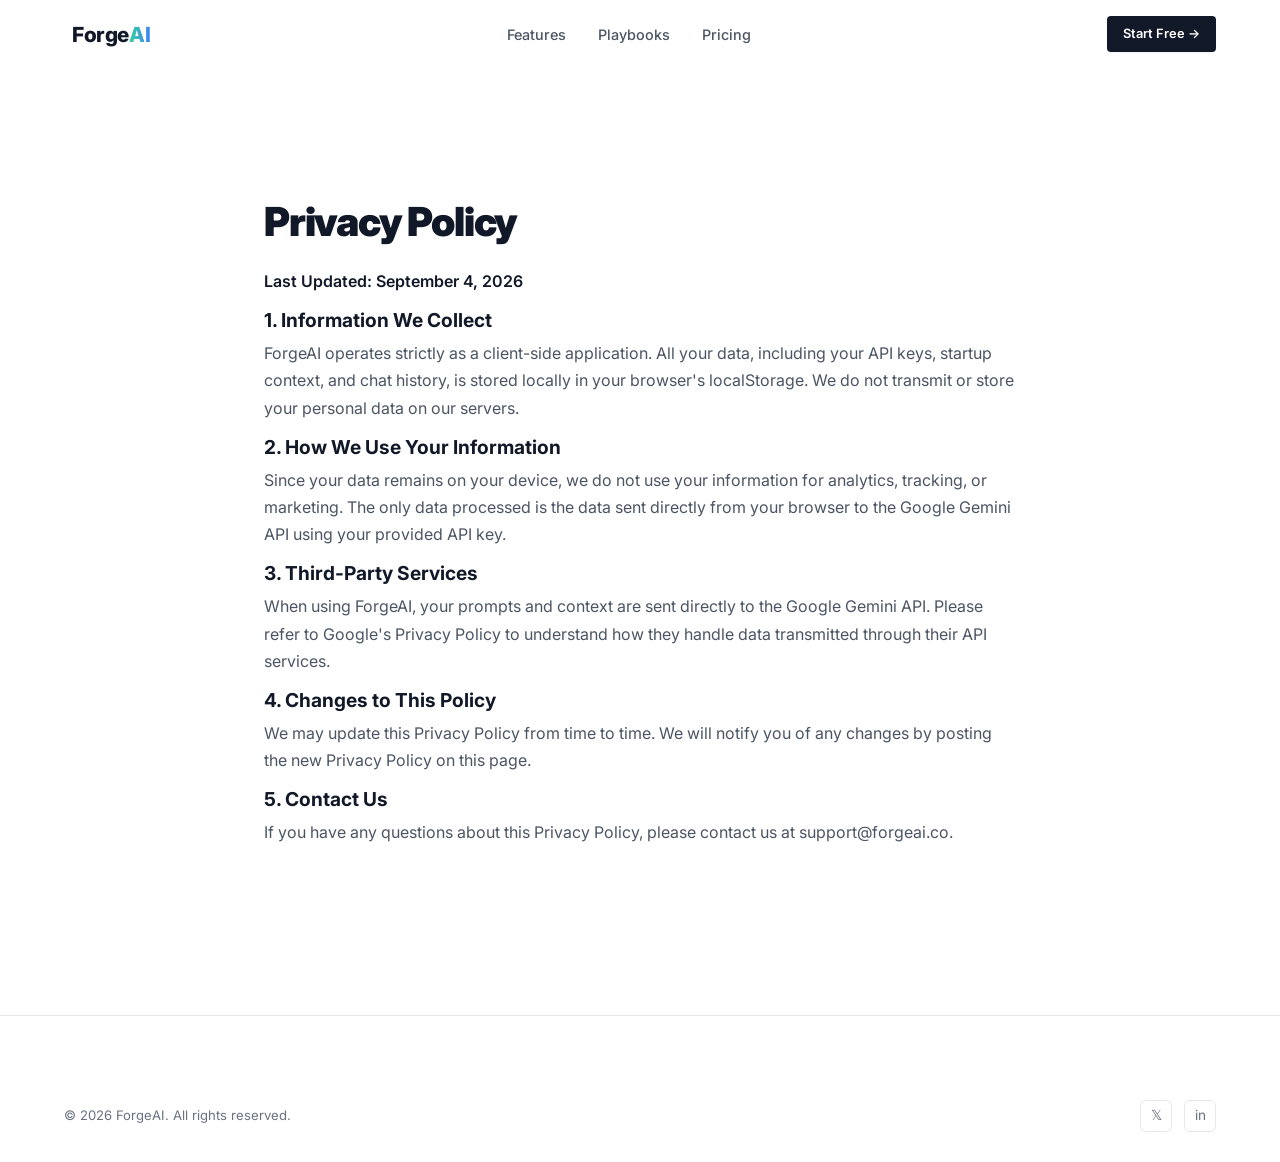
<file: privacy.html>
<!DOCTYPE html>
<html lang="en">
<head>
  <meta charset="UTF-8" />
  <meta name="viewport" content="width=device-width, initial-scale=1.0" />
  <title>Privacy Policy | ForgeAI</title>
  <meta name="description" content="Privacy Policy for ForgeAI" />
  <link rel="icon" type="image/svg+xml" href="favicon.svg" />
  <link rel="stylesheet" href="styles.css" />
  <link rel="stylesheet" href="landing.css" />
</head>
<body>
  <!-- Navbar -->
  <nav class="navbar" id="navbar">
    <div class="container flex items-center justify-between">
      <a href="index.html" class="nav-logo">
        <span class="logo-icon"></span>
        <span>Forge<span class="text-gradient">AI</span></span>
      </a>
      <div class="nav-links">
        <a href="index.html#features">Features</a>
        <a href="index.html#playbooks">Playbooks</a>
        <a href="index.html#pricing">Pricing</a>
      </div>
      <div class="nav-actions">
        <a href="app.html" class="btn btn-primary btn-sm">Start Free →</a>
      </div>
    </div>
  </nav>

  <!-- Content -->
  <main class="section">
    <div class="container" style="max-width: 800px; padding-top: 120px; padding-bottom: 80px;">
      <h1 class="hero-headline" style="font-size: 2.5rem; margin-bottom: 24px;">Privacy Policy</h1>
      <div class="md-content">
        <p><strong>Last Updated: September 4, 2026</strong></p>
        
        <h2>1. Information We Collect</h2>
        <p>ForgeAI operates strictly as a client-side application. All your data, including your API keys, startup context, and chat history, is stored locally in your browser's localStorage. We do not transmit or store your personal data on our servers.</p>
        
        <h2>2. How We Use Your Information</h2>
        <p>Since your data remains on your device, we do not use your information for analytics, tracking, or marketing. The only data processed is the data sent directly from your browser to the Google Gemini API using your provided API key.</p>
        
        <h2>3. Third-Party Services</h2>
        <p>When using ForgeAI, your prompts and context are sent directly to the Google Gemini API. Please refer to Google's Privacy Policy to understand how they handle data transmitted through their API services.</p>
        
        <h2>4. Changes to This Policy</h2>
        <p>We may update this Privacy Policy from time to time. We will notify you of any changes by posting the new Privacy Policy on this page.</p>
        
        <h2>5. Contact Us</h2>
        <p>If you have any questions about this Privacy Policy, please contact us at support@forgeai.co.</p>
      </div>
    </div>
  </main>

  <!-- Footer -->
  <footer class="footer">
    <div class="container">
      <div class="footer-bottom" style="margin-top: 0; border-top: none;">
        <p>© 2026 ForgeAI. All rights reserved.</p>
        <div class="footer-socials">
          <a href="#" aria-label="Twitter">𝕏</a>
          <a href="#" aria-label="LinkedIn">in</a>
        </div>
      </div>
    </div>
  </footer>
</body>
</html>
</file>
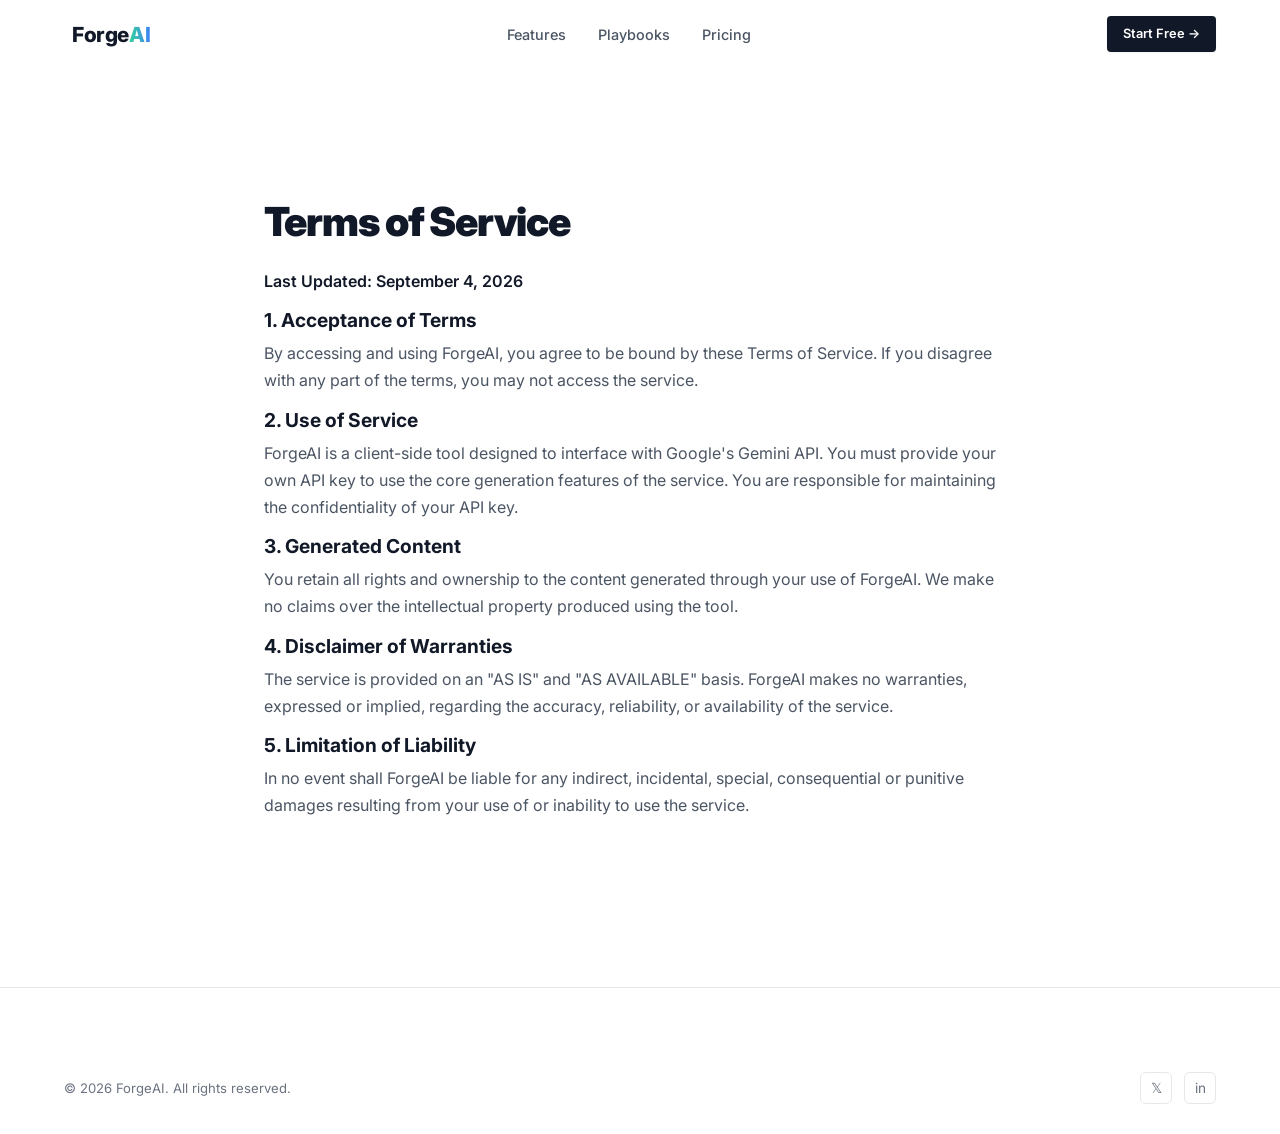
<file: terms.html>
<!DOCTYPE html>
<html lang="en">
<head>
  <meta charset="UTF-8" />
  <meta name="viewport" content="width=device-width, initial-scale=1.0" />
  <title>Terms of Service | ForgeAI</title>
  <meta name="description" content="Terms of Service for ForgeAI" />
  <link rel="icon" type="image/svg+xml" href="favicon.svg" />
  <link rel="stylesheet" href="styles.css" />
  <link rel="stylesheet" href="landing.css" />
</head>
<body>
  <!-- Navbar -->
  <nav class="navbar" id="navbar">
    <div class="container flex items-center justify-between">
      <a href="index.html" class="nav-logo">
        <span class="logo-icon"></span>
        <span>Forge<span class="text-gradient">AI</span></span>
      </a>
      <div class="nav-links">
        <a href="index.html#features">Features</a>
        <a href="index.html#playbooks">Playbooks</a>
        <a href="index.html#pricing">Pricing</a>
      </div>
      <div class="nav-actions">
        <a href="app.html" class="btn btn-primary btn-sm">Start Free →</a>
      </div>
    </div>
  </nav>

  <!-- Content -->
  <main class="section">
    <div class="container" style="max-width: 800px; padding-top: 120px; padding-bottom: 80px;">
      <h1 class="hero-headline" style="font-size: 2.5rem; margin-bottom: 24px;">Terms of Service</h1>
      <div class="md-content">
        <p><strong>Last Updated: September 4, 2026</strong></p>
        
        <h2>1. Acceptance of Terms</h2>
        <p>By accessing and using ForgeAI, you agree to be bound by these Terms of Service. If you disagree with any part of the terms, you may not access the service.</p>
        
        <h2>2. Use of Service</h2>
        <p>ForgeAI is a client-side tool designed to interface with Google's Gemini API. You must provide your own API key to use the core generation features of the service. You are responsible for maintaining the confidentiality of your API key.</p>
        
        <h2>3. Generated Content</h2>
        <p>You retain all rights and ownership to the content generated through your use of ForgeAI. We make no claims over the intellectual property produced using the tool.</p>
        
        <h2>4. Disclaimer of Warranties</h2>
        <p>The service is provided on an "AS IS" and "AS AVAILABLE" basis. ForgeAI makes no warranties, expressed or implied, regarding the accuracy, reliability, or availability of the service.</p>
        
        <h2>5. Limitation of Liability</h2>
        <p>In no event shall ForgeAI be liable for any indirect, incidental, special, consequential or punitive damages resulting from your use of or inability to use the service.</p>
      </div>
    </div>
  </main>

  <!-- Footer -->
  <footer class="footer">
    <div class="container">
      <div class="footer-bottom" style="margin-top: 0; border-top: none;">
        <p>© 2026 ForgeAI. All rights reserved.</p>
        <div class="footer-socials">
          <a href="#" aria-label="Twitter">𝕏</a>
          <a href="#" aria-label="LinkedIn">in</a>
        </div>
      </div>
    </div>
  </footer>
</body>
</html>
</file>
<file: styles.css>
/* =============================================
   ForgeAI — Shared Design System
   ============================================= */

@import url('https://fonts.googleapis.com/css2?family=Inter:wght@300;400;500;600;700;800;900&family=Fira+Code:wght@400;500&display=swap');

/* ── CSS Variables ───────────────────────────── */
:root {
  --bg-primary:    #F9FAFB;
  --bg-secondary:  #FFFFFF;
  --bg-card:       #FFFFFF;
  --bg-card-hover: #F3F4F6;
  --bg-input:      #F3F4F6;

  --accent:        #111827;
  --accent-text:   #FFFFFF;
  --accent-light:  #374151;
  --accent-dim:    #E5E7EB;
  --accent-glow:   rgba(0,0,0,0.05);
  --accent-glow-sm:rgba(0,0,0,0.02);

  --cyan:          #0369A1;
  --emerald:       #047857;
  --rose:          #BE123C;
  --amber:         #B45309;

  --text-primary:  #111827;
  --text-secondary:#4B5563;
  --text-muted:    #6B7280;

  --border:        #E5E7EB;
  --border-accent: #D1D5DB;
  --border-subtle: #F3F4F6;

  --radius-sm: 4px;
  --radius-md: 4px;
  --radius-lg: 6px;
  --radius-xl: 8px;

  --shadow-card: 0 1px 3px rgba(0,0,0,0.1);
  --shadow-glow: 0 4px 6px -1px rgba(0,0,0,0.1);
  --shadow-glow-sm: 0 1px 2px rgba(0,0,0,0.05);

  --transition: 0.2s cubic-bezier(0.4,0,0.2,1);
  --transition-slow: 0.4s cubic-bezier(0.4,0,0.2,1);

  --font-main: 'Inter', -apple-system, sans-serif;
  --font-mono: 'Fira Code', 'Cascadia Code', monospace;

  --sidebar-width: 260px;
  --context-width: 280px;
}

:root.dark-theme, body.dark-theme {
  --bg-primary:    #0A0A0A;
  --bg-secondary:  #141414;
  --bg-card:       #1A1A1A;
  --bg-card-hover: #242424;
  --bg-input:      #1A1A1A;

  --accent:        #F9FAFB;
  --accent-text:   #0A0A0A;
  --accent-light:  #D1D5DB;
  --accent-dim:    #374151;
  --accent-glow:   rgba(255,255,255,0.08);
  --accent-glow-sm:rgba(255,255,255,0.04);

  --cyan:          #38BDF8;
  --emerald:       #34D399;
  --rose:          #FB7185;
  --amber:         #FBBF24;

  --text-primary:  #F9FAFB;
  --text-secondary:#D1D5DB;
  --text-muted:    #9CA3AF;

  --border:        #262626;
  --border-accent: #404040;
  --border-subtle: #262626;

  --shadow-card: 0 2px 8px rgba(0,0,0,0.4);
  --shadow-glow: 0 4px 12px rgba(0,0,0,0.6);
  --shadow-glow-sm: 0 2px 4px rgba(0,0,0,0.5);
}

/* ── Reset ───────────────────────────────────── */
*, *::before, *::after { box-sizing: border-box; margin: 0; padding: 0; }
html { scroll-behavior: smooth; -webkit-font-smoothing: antialiased; }
body {
  font-family: var(--font-main);
  background: var(--bg-primary);
  color: var(--text-primary);
  line-height: 1.6;
  overflow-x: hidden;
}
a { text-decoration: none; color: inherit; }
button { font-family: var(--font-main); cursor: pointer; border: none; outline: none; }
input, textarea { font-family: var(--font-main); outline: none; border: none; }
ul { list-style: none; }
img { display: block; max-width: 100%; }

/* ── Scrollbar ───────────────────────────────── */
::-webkit-scrollbar { width: 5px; height: 5px; }
::-webkit-scrollbar-track { background: transparent; }
::-webkit-scrollbar-thumb { background: #D1D5DB; border-radius: 10px; }
::-webkit-scrollbar-thumb:hover { background: #9CA3AF; }

/* ── Typography ──────────────────────────────── */
h1,h2,h3,h4,h5,h6 { line-height: 1.2; font-weight: 700; }
.text-gradient {
  background: linear-gradient(to right, #34d399, #3b82f6);
  -webkit-background-clip: text;
  -webkit-text-fill-color: transparent;
  display: inline-block;
}
.text-gradient-warm {
  background: linear-gradient(to right, #f59e0b, #ef4444);
  -webkit-background-clip: text;
  -webkit-text-fill-color: transparent;
  display: inline-block;
}

/* ── Glass Card ──────────────────────────────── */
.glass-card {
  background: var(--bg-card);
  border: 1px solid var(--border);
  border-radius: var(--radius-lg);
  transition: var(--transition);
}
.glass-card:hover {
  background: var(--bg-card-hover);
  border-color: var(--border-accent);
  box-shadow: var(--shadow-glow-sm);
  transform: translateY(-2px);
}

/* ── Buttons ──────────────────────────────────── */
.btn {
  display: inline-flex;
  align-items: center;
  gap: 8px;
  padding: 12px 24px;
  border-radius: var(--radius-md);
  font-weight: 600;
  font-size: 0.9rem;
  transition: var(--transition);
  cursor: pointer;
  white-space: nowrap;
}
.btn-primary {
  background: var(--accent);
  color: var(--accent-text);
  box-shadow: var(--shadow-glow-sm);
}
.btn-primary:hover {
  background: var(--text-secondary);
}
.btn-primary:active { transform: translateY(0); }
.btn-secondary {
  background: var(--bg-secondary);
  color: var(--text-primary);
  border: 1px solid var(--border);
}
.btn-secondary:hover {
  background: var(--bg-card-hover);
  border-color: var(--border-accent);
  color: var(--accent-light);
}
.btn-ghost {
  background: transparent;
  color: var(--text-secondary);
  padding: 8px 16px;
}
.btn-ghost:hover { color: var(--text-primary); background: var(--bg-card); }
.btn-icon {
  width: 38px; height: 38px;
  padding: 0;
  display: inline-flex;
  align-items: center;
  justify-content: center;
  border-radius: var(--radius-sm);
  background: var(--bg-card);
  color: var(--text-secondary);
  border: 1px solid var(--border);
  transition: var(--transition);
}
.btn-icon:hover { color: var(--text-primary); border-color: var(--border-accent); background: var(--bg-card-hover); }
.btn-sm { padding: 8px 16px; font-size: 0.8rem; }
.btn-lg { padding: 16px 36px; font-size: 1rem; border-radius: var(--radius-lg); }

/* ── Badge ───────────────────────────────────── */
.badge {
  display: inline-flex;
  align-items: center;
  gap: 6px;
  padding: 4px 12px;
  border-radius: 100px;
  font-size: 0.75rem;
  font-weight: 600;
  letter-spacing: 0.02em;
}
.badge-accent { background: var(--accent-glow-sm); color: var(--accent-light); border: 1px solid var(--border-accent); }
.badge-emerald { background: rgba(16,185,129,0.1); color: var(--emerald); border: 1px solid rgba(16,185,129,0.3); }
.badge-amber { background: rgba(245,158,11,0.1); color: var(--amber); border: 1px solid rgba(245,158,11,0.3); }

/* ── Input ───────────────────────────────────── */
.input-field {
  width: 100%;
  padding: 12px 16px;
  background: var(--bg-input);
  border: 1px solid var(--border);
  border-radius: var(--radius-md);
  color: var(--text-primary);
  font-size: 0.9rem;
  transition: var(--transition);
}
.input-field::placeholder { color: var(--text-muted); }
.input-field:focus { border-color: var(--accent); box-shadow: 0 0 0 3px var(--accent-glow-sm); }

/* ── Section Layout ──────────────────────────── */
.section { padding: 80px 0; }
.section-sm { padding: 40px 0; }
.container { max-width: 1200px; margin: 0 auto; padding: 0 24px; }
.container-narrow { max-width: 760px; margin: 0 auto; padding: 0 24px; }

/* ── Grid ────────────────────────────────────── */
.grid-2 { display: grid; grid-template-columns: repeat(2, 1fr); gap: 24px; }
.grid-3 { display: grid; grid-template-columns: repeat(3, 1fr); gap: 24px; }
.grid-4 { display: grid; grid-template-columns: repeat(4, 1fr); gap: 24px; }

/* ── Flex Utilities ──────────────────────────── */
.flex { display: flex; }
.flex-col { display: flex; flex-direction: column; }
.items-center { align-items: center; }
.justify-center { justify-content: center; }
.justify-between { justify-content: space-between; }
.gap-2 { gap: 8px; }
.gap-3 { gap: 12px; }
.gap-4 { gap: 16px; }
.gap-6 { gap: 24px; }

/* ── Orb Background Decorations ─────────────── */
.orb { display: none; }
.orb-violet { display: none; }
.orb-cyan   { display: none; }
.orb-rose   { display: none; }

/* ── Divider ─────────────────────────────────── */
.divider { height: 1px; background: var(--border); margin: 16px 0; }

/* ── Tooltip ─────────────────────────────────── */
[data-tooltip] { position: relative; }
[data-tooltip]::after {
  content: attr(data-tooltip);
  position: absolute;
  bottom: calc(100% + 8px);
  left: 50%;
  transform: translateX(-50%);
  background: rgba(15,20,40,0.95);
  color: #FFFFFF;
  font-size: 0.75rem;
  padding: 6px 10px;
  border-radius: 6px;
  border: 1px solid rgba(255,255,255,0.1);
  white-space: nowrap;
  opacity: 0;
  pointer-events: none;
  transition: opacity 0.15s;
  z-index: 1000;
}
[data-tooltip]:hover::after { opacity: 1; }

.navbar [data-tooltip]::after,
.top-bar [data-tooltip]::after {
  bottom: auto;
  top: calc(100% + 8px);
}

#contextPanelToggle[data-tooltip]::after {
  left: auto;
  right: 0;
  transform: none;
}

/* ── Loading Dots ────────────────────────────── */
.typing-dots {
  display: flex;
  gap: 5px;
  padding: 8px 0;
}
.typing-dots span {
  width: 7px; height: 7px;
  background: var(--accent-light);
  border-radius: 50%;
  animation: dotBounce 1.4s ease-in-out infinite;
}
.typing-dots span:nth-child(2) { animation-delay: 0.2s; }
.typing-dots span:nth-child(3) { animation-delay: 0.4s; }

@keyframes dotBounce {
  0%,80%,100% { transform: translateY(0); opacity: 0.4; }
  40%         { transform: translateY(-8px); opacity: 1; }
}

/* Removed fade-up scroll animations */

/* ── Markdown Styles (in chat) ───────────────── */
.md-content h1 { font-size: 1.4rem; margin: 16px 0 8px; color: var(--text-primary); }
.md-content h2 { font-size: 1.2rem; margin: 14px 0 6px; color: var(--text-primary); }
.md-content h3 { font-size: 1rem; margin: 12px 0 6px; color: var(--accent-light); }
.md-content p  { margin: 8px 0; color: var(--text-secondary); line-height: 1.7; }
.md-content ul,
.md-content ol { margin: 8px 0 8px 20px; }
.md-content li { margin: 4px 0; color: var(--text-secondary); }
.md-content strong { color: var(--text-primary); font-weight: 600; }
.md-content em { color: var(--accent-light); font-style: italic; }
.md-content code {
  font-family: var(--font-mono);
  background: var(--border);
  color: var(--text-primary);
  padding: 2px 6px;
  border-radius: 4px;
  font-size: 0.85em;
}
.md-content pre {
  background: var(--bg-input);
  border: 1px solid var(--border);
  border-radius: var(--radius-md);
  padding: 16px;
  overflow-x: auto;
  margin: 12px 0;
}
.md-content pre code {
  background: none;
  padding: 0;
  color: var(--text-primary);
  font-size: 0.85rem;
}
.md-content blockquote {
  border-left: 3px solid var(--accent);
  padding-left: 16px;
  margin: 12px 0;
  color: var(--text-secondary);
  font-style: italic;
}
.md-content table {
  width: 100%;
  border-collapse: collapse;
  margin: 12px 0;
  font-size: 0.85rem;
}
.md-content th {
  background: var(--accent-glow-sm);
  color: var(--accent-light);
  padding: 8px 12px;
  text-align: left;
  font-weight: 600;
  border: 1px solid var(--border-accent);
}
.md-content td {
  padding: 8px 12px;
  border: 1px solid var(--border);
  color: var(--text-secondary);
}
.md-content tr:hover td { background: var(--bg-card); }
.md-content a { color: var(--accent-light); text-decoration: underline; }
.md-content hr { border: none; border-top: 1px solid var(--border); margin: 16px 0; }

/* ── Responsive ──────────────────────────────── */
@media (max-width: 768px) {
  .grid-3 { grid-template-columns: 1fr; }
  .grid-4 { grid-template-columns: repeat(2, 1fr); }
  .grid-2 { grid-template-columns: 1fr; }
  .section { padding: 48px 0; }
}

/* ── Print Styles (Export to PDF) ────────────── */
@media print {
  body * {
    visibility: hidden;
  }
  #chatMessages, #chatMessages * {
    visibility: visible;
  }
  #chatMessages {
    position: absolute;
    left: 0;
    top: 0;
    width: 100%;
    padding: 20px;
    background: white;
    color: black;
    overflow: visible !important;
    height: auto !important;
  }
  .app-shell, .chat-container, .chat-area {
    display: block !important;
    height: auto !important;
    overflow: visible !important;
  }
  .top-bar, .chat-input-container, .sidebar, .context-panel, .welcome-screen, .dashboard-screen {
    display: none !important;
  }
  .msg-row {
    page-break-inside: avoid;
    margin-bottom: 20px;
  }
  .md-content p, .md-content h1, .md-content h2, .md-content h3, .md-content li {
    color: black !important;
  }
  .msg-bubble {
    border: 1px solid #ccc !important;
    box-shadow: none !important;
    background: #f9f9f9 !important;
    color: black !important;
  }
}
</file>
<file: landing.css>
/* =============================================
   ForgeAI — Landing Page Styles
   ============================================= */

body {
  background: transparent !important;
}

/* ── Navbar ──────────────────────────────────── */
.navbar {
  position: fixed;
  top: 0; left: 0; right: 0;
  z-index: 100;
  padding: 16px 0;
  transition: var(--transition-slow);
}
.navbar.scrolled {
  background: rgba(10,10,10,0.9);
  backdrop-filter: blur(20px);
  -webkit-backdrop-filter: blur(20px);
  border-bottom: 1px solid rgba(255,255,255,0.05);
  padding: 12px 0;
}
.dark-theme .navbar.scrolled {
  background: rgba(10,10,10,0.9);
}
.nav-logo {
  display: flex;
  align-items: center;
  gap: 8px;
  font-size: 1.3rem;
  font-weight: 800;
  letter-spacing: -0.02em;
}
.logo-icon {
  font-size: 1.4rem;
}
.nav-links {
  display: flex;
  gap: 32px;
}
.nav-links a {
  color: var(--text-secondary);
  font-size: 0.9rem;
  font-weight: 500;
  transition: var(--transition);
}
.nav-links a:hover { color: var(--text-primary); }
.nav-actions { display: flex; gap: 8px; align-items: center; }
.nav-toggle {
  display: none;
  flex-direction: column;
  gap: 5px;
  background: none;
  padding: 4px;
}
.nav-toggle span {
  display: block;
  width: 22px;
  height: 2px;
  background: var(--text-secondary);
  border-radius: 2px;
  transition: var(--transition);
}
.nav-mobile {
  display: none;
  flex-direction: column;
  gap: 16px;
  padding: 20px 24px;
  background: rgba(255,255,255,1);
  border-bottom: 1px solid var(--border);
  backdrop-filter: blur(20px);
}
.nav-mobile a { color: var(--text-secondary); font-size: 0.95rem; }
.nav-mobile.open { display: flex; }

@media (max-width: 768px) {
  .nav-links, .nav-actions { display: none; }
  .nav-toggle { display: flex; }
}

/* ── Hero ────────────────────────────────────── */
.hero {
  position: relative;
  min-height: 100vh;
  display: flex;
  align-items: center;
  padding: 120px 0 80px;
  overflow: hidden;
}
.hero-bg {
  position: absolute;
  inset: 0;
  z-index: 0;
}
.hero-grid {
  position: absolute;
  inset: 0;
  background-image:
    linear-gradient(rgba(0,0,0,0.05) 1px, transparent 1px),
    linear-gradient(90deg, rgba(0,0,0,0.05) 1px, transparent 1px);
  background-size: 60px 60px;
  mask-image: radial-gradient(ellipse 80% 80% at 50% 20%, black 30%, transparent 100%);
}
.hero .container {
  position: relative;
  z-index: 1;
  display: grid;
  grid-template-columns: 1fr 1fr;
  gap: 60px;
  align-items: center;
  width: 100%;
}
.hero-content { display: flex; flex-direction: column; gap: 24px; }
.hero-badge .badge-dot {
  width: 8px; height: 8px;
  background: var(--emerald);
  border-radius: 50%;
  animation: pulse 2s ease-in-out infinite;
}
@keyframes pulse {
  0%,100% { opacity: 1; transform: scale(1); }
  50%      { opacity: 0.5; transform: scale(0.8); }
}
.hero-headline {
  font-size: clamp(2.4rem, 5vw, 3.8rem);
  font-weight: 900;
  letter-spacing: -0.03em;
  line-height: 1.1;
}
.hero-sub {
  font-size: 1.1rem;
  color: var(--text-secondary);
  line-height: 1.7;
  max-width: 480px;
}
.hero-cta { display: flex; gap: 12px; flex-wrap: wrap; }
.hero-trust {
  display: flex;
  align-items: center;
  gap: 12px;
  margin-top: 8px;
}
.trust-avatars {
  display: flex;
  align-items: center;
}
.trust-avatars img {
  width: 32px; height: 32px;
  border-radius: 50%;
  border: 2px solid var(--bg-primary);
  margin-left: -8px;
  background: var(--bg-secondary);
}
.trust-avatars img:first-child { margin-left: 0; }
.trust-text {
  font-size: 0.85rem;
  color: var(--text-secondary);
}
.trust-text strong { color: var(--text-primary); }

/* Hero Preview (App Mockup) */
.hero-preview {
  border-radius: var(--radius-xl);
  border: 1px solid var(--border);
  overflow: hidden;
  box-shadow: var(--shadow-card);
}
.preview-chrome {
  background: rgba(255,255,255,0.04);
  border-bottom: 1px solid var(--border);
  padding: 10px 16px;
  display: flex;
  align-items: center;
  gap: 12px;
}
.chrome-dots { display: flex; gap: 6px; }
.dot-red   { width:10px;height:10px;border-radius:50%;background:#F87171; }
.dot-yellow{ width:10px;height:10px;border-radius:50%;background:#FBBF24; }
.dot-green { width:10px;height:10px;border-radius:50%;background:#34D399; }
.chrome-url {
  flex: 1;
  text-align: center;
  font-size: 0.72rem;
  color: var(--text-muted);
  background: rgba(255,255,255,0.04);
  border-radius: 6px;
  padding: 4px 12px;
}
.preview-body {
  display: grid;
  grid-template-columns: 140px 1fr;
  height: 380px;
  background: var(--bg-secondary);
}
.preview-sidebar {
  background: rgba(0,0,0,0.2);
  border-right: 1px solid var(--border);
  padding: 16px 12px;
  font-size: 0.72rem;
  overflow: hidden;
}
.ps-logo { font-weight: 800; font-size: 0.8rem; margin-bottom: 16px; }
.ps-section { color: var(--text-muted); font-size: 0.62rem; font-weight: 600; letter-spacing: 0.08em; margin: 10px 0 6px; }
.ps-item {
  padding: 6px 8px;
  border-radius: 6px;
  cursor: pointer;
  margin-bottom: 2px;
  color: var(--text-secondary);
  transition: var(--transition);
}
.ps-item.active { background: var(--accent-glow-sm); color: var(--accent-light); }
.ps-item:not(.active):hover { background: var(--bg-card); color: var(--text-primary); }
.ps-divider { height: 1px; background: var(--border); margin: 10px 0; }
.preview-chat {
  padding: 16px;
  display: flex;
  flex-direction: column;
  gap: 12px;
  overflow: hidden;
}
.pc-msg { display: flex; gap: 8px; align-items: flex-end; max-width: 100%; }
.pc-msg.user { flex-direction: row-reverse; }
.pc-avatar {
  width: 28px; height: 28px;
  background: var(--accent-glow-sm);
  border-radius: 50%;
  display: flex;
  align-items: center;
  justify-content: center;
  font-size: 0.8rem;
  flex-shrink: 0;
  border: 1px solid var(--border-accent);
}
.user-av { background: rgba(6,182,212,0.15); border-color: rgba(6,182,212,0.3); font-weight: 700; font-size: 0.65rem; color: var(--cyan); }
.pc-bubble {
  background: var(--bg-card);
  border: 1px solid var(--border);
  border-radius: 12px;
  padding: 10px 14px;
  font-size: 0.72rem;
  color: var(--text-secondary);
  line-height: 1.5;
  max-width: 80%;
}
.pc-msg.user .pc-bubble {
  background: var(--accent-glow-sm);
  border-color: var(--border-accent);
  color: var(--text-primary);
}
.pc-bubble p { margin-bottom: 4px; }
.pc-bubble p:last-child { margin-bottom: 0; }
.pc-bubble strong { color: var(--accent-light); }
.typing-preview .typing-dots { padding: 0; }

@media (max-width: 900px) {
  .hero .container { grid-template-columns: 1fr; }
  .hero-preview { display: none; }
}

/* ── Logos Strip ─────────────────────────────── */
.logos-strip { border-top: 1px solid var(--border); border-bottom: 1px solid var(--border); }
.logos-label { text-align: center; font-size: 0.8rem; color: var(--text-muted); margin-bottom: 20px; text-transform: uppercase; letter-spacing: 0.08em; }
.logos-grid {
  display: flex;
  justify-content: center;
  flex-wrap: wrap;
  gap: 32px;
}
.logo-item {
  font-size: 0.85rem;
  font-weight: 600;
  color: var(--text-muted);
  letter-spacing: 0.02em;
  transition: var(--transition);
}
.logo-item:hover { color: var(--text-secondary); }

/* ── Stats ───────────────────────────────────── */
.stats-grid { display: grid; grid-template-columns: repeat(4,1fr); gap: 20px; }
.stat-card { padding: 24px; text-align: center; }
.stat-number {
  font-size: 2.4rem;
  font-weight: 900;
  color: var(--text-primary);
  line-height: 1;
}
.stat-label { font-size: 0.82rem; color: var(--text-muted); margin-top: 6px; }

@media (max-width: 768px) {
  .stats-grid { grid-template-columns: repeat(2,1fr); }
}

/* ── Section Header ──────────────────────────── */
.section-header { text-align: center; margin-bottom: 56px; display: flex; flex-direction: column; align-items: center; gap: 16px; }
.section-title { font-size: clamp(1.8rem, 3.5vw, 2.6rem); font-weight: 800; letter-spacing: -0.02em; }
.section-sub { font-size: 1rem; color: var(--text-secondary); max-width: 540px; line-height: 1.7; }
.section-cta { text-align: center; margin-top: 40px; }

/* ── Features ────────────────────────────────── */
.features-alternating { padding: 40px 0; }
.alt-feature-block {
  display: grid;
  grid-template-columns: 1fr 1fr;
  gap: 60px;
  align-items: center;
  margin-bottom: 120px;
}
.alt-feature-block:last-child { margin-bottom: 40px; }
.alt-feature-block.reverse { direction: rtl; }
.alt-feature-block.reverse > * { direction: ltr; }
.alt-feature-text h3 { font-size: 2rem; font-weight: 800; margin-bottom: 16px; letter-spacing: -0.02em; }
.alt-feature-text p { font-size: 1.1rem; color: var(--text-secondary); line-height: 1.7; margin-bottom: 24px; }
.alt-feature-list { list-style: none; padding: 0; }
.alt-feature-list li {
  position: relative;
  padding-left: 28px;
  margin-bottom: 12px;
  color: var(--text-primary);
  font-weight: 500;
}
.alt-feature-list li::before {
  content: '✓';
  position: absolute;
  left: 0;
  top: 0;
  color: var(--emerald);
  font-weight: 800;
}
.visual-mockup { width: 100%; height: auto; }

@media (max-width: 900px) {
  .alt-feature-block { grid-template-columns: 1fr; gap: 40px; margin-bottom: 80px; }
  .alt-feature-block.reverse { direction: ltr; }
}

/* ── Playbooks ───────────────────────────────── */
.playbooks-section { background: transparent; }
.playbooks-grid { display: grid; grid-template-columns: repeat(4,1fr); gap: 12px; }
.playbook-card {
  display: flex;
  align-items: center;
  gap: 12px;
  padding: 18px 16px;
  background: var(--bg-card);
  border: 1px solid var(--border);
  border-radius: var(--radius-md);
  cursor: pointer;
  transition: var(--transition);
  position: relative;
  overflow: hidden;
}
.playbook-card::before {
  content: '';
  position: absolute;
  inset: 0;
  background: var(--accent-glow-sm);
  opacity: 0;
  transition: var(--transition);
}
.playbook-card:hover { border-color: var(--border-accent); transform: translateY(-2px); box-shadow: var(--shadow-glow-sm); }
.playbook-card:hover::before { opacity: 1; }
.playbook-card[data-color="cyan"]:hover    { border-color: rgba(6,182,212,0.4); }
.playbook-card[data-color="emerald"]:hover { border-color: rgba(16,185,129,0.4); }
.playbook-card[data-color="amber"]:hover   { border-color: rgba(245,158,11,0.4); }
.playbook-card[data-color="rose"]:hover    { border-color: rgba(244,63,94,0.4); }
.pb-icon { font-size: 1.4rem; flex-shrink: 0; position: relative; z-index: 1; }
.pb-info { flex: 1; position: relative; z-index: 1; }
.pb-info h4 { font-size: 0.85rem; font-weight: 600; margin-bottom: 2px; }
.pb-info p  { font-size: 0.72rem; color: var(--text-muted); line-height: 1.4; }
.pb-badge {
  position: absolute;
  top: 8px; right: 8px;
  background: var(--accent);
  color: white;
  font-size: 0.6rem;
  font-weight: 700;
  padding: 2px 8px;
  border-radius: 100px;
}

@media (max-width: 1024px) { .playbooks-grid { grid-template-columns: repeat(2,1fr); } }
@media (max-width: 600px)  { .playbooks-grid { grid-template-columns: 1fr; } }

/* ── Testimonials ────────────────────────────── */
.testimonials-grid { display: grid; grid-template-columns: repeat(3,1fr); gap: 20px; }
.testimonial-card { padding: 28px; display: flex; flex-direction: column; gap: 16px; }
.testi-stars { color: #F59E0B; font-size: 1rem; letter-spacing: 2px; }
.testi-text { font-size: 0.92rem; color: var(--text-secondary); line-height: 1.7; flex: 1; }
.testi-author { display: flex; align-items: center; gap: 12px; }
.testi-author img {
  width: 40px; height: 40px;
  border-radius: 50%;
  background: var(--bg-secondary);
  border: 2px solid var(--border-accent);
}
.testi-author strong { font-size: 0.88rem; display: block; }
.testi-author span   { font-size: 0.78rem; color: var(--text-muted); }

@media (max-width: 900px) { .testimonials-grid { grid-template-columns: 1fr; } }

/* ── Pricing ─────────────────────────────────── */
.billing-toggle {
  display: flex;
  align-items: center;
  gap: 12px;
  margin-top: 8px;
}
.toggle-opt { font-size: 0.9rem; color: var(--text-muted); transition: var(--transition); cursor: pointer; }
.toggle-opt.active { color: var(--text-primary); font-weight: 600; }
.toggle-btn {
  width: 46px; height: 26px;
  background: var(--bg-card);
  border: 1px solid var(--border);
  border-radius: 100px;
  position: relative;
  transition: var(--transition);
  cursor: pointer;
}
.toggle-btn.active { background: var(--accent); border-color: var(--accent); }
.toggle-thumb {
  width: 18px; height: 18px;
  background: white;
  border-radius: 50%;
  position: absolute;
  top: 3px; left: 3px;
  transition: var(--transition);
  box-shadow: 0 2px 6px rgba(0,0,0,0.3);
}
.toggle-btn.active .toggle-thumb { transform: translateX(20px); }
.pricing-grid { display: grid; grid-template-columns: repeat(3,1fr); gap: 20px; align-items: start; }
.pricing-card { padding: 32px; display: flex; flex-direction: column; gap: 20px; }
.pricing-card.featured {
  border-color: var(--border-accent);
  box-shadow: 0 10px 30px rgba(0,0,0,0.1);
  transform: scale(1.02);
}
.pricing-card.featured:hover { transform: scale(1.02) translateY(-2px); }
.plan-badge { font-size: 1rem; font-weight: 700; display: flex; align-items: center; }
.plan-price { line-height: 1; }
.price-amount { font-size: 2.8rem; font-weight: 900; }
.price-period { font-size: 0.9rem; color: var(--text-muted); margin-left: 2px; }
.plan-desc { font-size: 0.85rem; color: var(--text-secondary); }
.plan-features { display: flex; flex-direction: column; gap: 10px; flex: 1; }
.plan-features li { display: flex; align-items: center; gap: 8px; font-size: 0.88rem; }
.feat-check { color: var(--emerald); font-size: 0.9rem; }
.feat-x { color: var(--text-muted); font-size: 0.9rem; }
.plan-features li:has(.feat-x) { color: var(--text-muted); }

@media (max-width: 900px) {
  .pricing-grid { grid-template-columns: 1fr; }
  .pricing-card.featured { transform: none; }
}

/* ── FAQ ─────────────────────────────────────── */
.faq-list { display: flex; flex-direction: column; gap: 4px; }
.faq-item { border: 1px solid var(--border); border-radius: var(--radius-md); overflow: hidden; }
.faq-question {
  width: 100%;
  padding: 20px 24px;
  background: var(--bg-card);
  color: var(--text-primary);
  font-size: 0.95rem;
  font-weight: 600;
  text-align: left;
  display: flex;
  justify-content: space-between;
  align-items: center;
  transition: var(--transition);
}
.faq-question:hover { background: var(--bg-card-hover); }
.faq-question[aria-expanded="true"] { color: var(--accent-light); }
.faq-icon { font-size: 1.3rem; font-weight: 300; transition: transform var(--transition); flex-shrink: 0; }
.faq-question[aria-expanded="true"] .faq-icon { transform: rotate(45deg); }
.faq-answer {
  max-height: 0;
  overflow: hidden;
  transition: max-height 0.35s ease, padding 0.35s ease;
  background: var(--bg-card-hover);
}
.faq-answer.open { max-height: 300px; }
.faq-answer p { padding: 16px 24px; font-size: 0.88rem; color: var(--text-secondary); line-height: 1.7; }
.faq-answer a { color: var(--accent-light); }

/* ── Final CTA ───────────────────────────────── */
.cta-final { position: relative; overflow: hidden; text-align: center; }
.cta-final-inner { display: flex; flex-direction: column; align-items: center; gap: 20px; }
.cta-icon { font-size: 3rem; }
.cta-final h2 { font-size: 2.6rem; font-weight: 900; letter-spacing: -0.02em; }
.cta-final p  { font-size: 1rem; color: var(--text-secondary); max-width: 440px; }
.cta-sub { font-size: 0.8rem; color: var(--text-muted); }



/* ── Footer ──────────────────────────────────── */
.footer {
  border-top: 1px solid var(--border);
  padding: 60px 0 30px;
}
.footer-top { display: grid; grid-template-columns: 1fr 1fr; gap: 40px; margin-bottom: 48px; }
.footer-brand { max-width: 300px; }
.footer-brand .nav-logo { margin-bottom: 16px; }
.footer-brand p { font-size: 0.85rem; color: var(--text-muted); line-height: 1.6; }
.footer-links { display: grid; grid-template-columns: repeat(3,1fr); gap: 24px; }
.footer-col { display: flex; flex-direction: column; gap: 10px; }
.footer-col h5 { font-size: 0.8rem; font-weight: 700; text-transform: uppercase; letter-spacing: 0.08em; color: var(--text-secondary); margin-bottom: 4px; }
.footer-col a { font-size: 0.85rem; color: var(--text-muted); transition: var(--transition); }
.footer-col a:hover { color: var(--text-primary); }
.footer-bottom { display: flex; justify-content: space-between; align-items: center; padding-top: 24px; border-top: 1px solid var(--border); }
.footer-bottom p { font-size: 0.82rem; color: var(--text-muted); }
.footer-socials { display: flex; gap: 12px; }
.footer-socials a {
  width: 32px; height: 32px;
  display: flex; align-items: center; justify-content: center;
  background: var(--bg-card);
  border: 1px solid var(--border);
  border-radius: 6px;
  font-size: 0.85rem;
  color: var(--text-muted);
  transition: var(--transition);
}
.footer-socials a:hover { color: var(--text-primary); border-color: var(--border-accent); }

@media (max-width: 768px) {
  .footer-top { grid-template-columns: 1fr; }
  .footer-links { grid-template-columns: repeat(2,1fr); }
  .footer-bottom { flex-direction: column; gap: 12px; text-align: center; }
}

/* ── Coded Demo Animation ───────────────────────── */
.coded-demo {
  display: flex;
  height: 400px;
  background: var(--bg-primary);
  border-radius: var(--radius-xl);
}
.demo-sidebar {
  width: 25%;
  border-right: 1px solid var(--border);
  padding: 16px;
  display: flex;
  flex-direction: column;
  gap: 12px;
}
.demo-main {
  flex: 1;
  display: flex;
  flex-direction: column;
}
.demo-header {
  height: 48px;
  border-bottom: 1px solid var(--border);
  display: flex;
  align-items: center;
  padding: 0 16px;
}
.demo-body {
  flex: 1;
  padding: 24px;
  display: flex;
  flex-direction: column;
  gap: 16px;
  overflow: hidden;
}
.demo-msg {
  max-width: 80%;
  padding: 12px 16px;
  border-radius: var(--radius-md);
  font-size: 0.85rem;
  line-height: 1.5;
}
.user-msg {
  align-self: flex-end;
  background: var(--text-primary);
  color: var(--bg-primary);
  border-bottom-right-radius: 4px;
}
.ai-msg {
  align-self: flex-start;
  background: var(--bg-card);
  border: 1px solid var(--border);
  border-bottom-left-radius: 4px;
  transition: opacity 0.5s ease-in;
}
.demo-input-bar {
  padding: 16px;
  border-top: 1px solid var(--border);
}
.demo-input-box {
  padding: 12px 16px;
  background: var(--bg-input);
  border-radius: var(--radius-md);
  border: 1px solid var(--border);
  color: var(--text-muted);
  font-size: 0.85rem;
  display: flex;
  align-items: center;
}
.demo-skeleton-title {
  height: 12px;
  background: var(--border-accent);
  border-radius: 4px;
  margin-bottom: 8px;
}
.demo-skeleton-item {
  height: 24px;
  background: var(--bg-card);
  border: 1px solid var(--border);
  border-radius: 4px;
}
.demo-skeleton-text {
  height: 8px;
  background: var(--border);
  border-radius: 4px;
  margin-bottom: 8px;
}
.cursor {
  display: inline-block;
  width: 2px;
  height: 14px;
  background: currentColor;
  vertical-align: middle;
  margin-left: 2px;
  animation: blink 1s step-end infinite;
}
@keyframes blink { 50% { opacity: 0; } }

.hero-prompt-wrapper { display: flex; align-items: center; background: var(--bg-card); border: 1px solid var(--border); border-radius: 32px; padding: 6px 6px 6px 20px; box-shadow: var(--shadow-glow); transition: var(--transition); max-width: 600px; width: 100%; }
.hero-prompt-wrapper:focus-within { border-color: var(--text-primary); box-shadow: 0 0 0 2px var(--accent-glow); }
.hero-prompt-input { flex: 1; background: transparent; border: none; outline: none; font-size: 1.05rem; color: var(--text-primary); padding: 12px 0; resize: none; overflow: hidden; line-height: 1.5; }
.hero-prompt-input::placeholder { color: var(--text-muted); }
.hero-prompt-btn { border-radius: 50%; width: 44px; height: 44px; padding: 0; display: flex; align-items: center; justify-content: center; flex-shrink: 0; margin-left: 12px; }
.hero-prompt-hint { font-size: 0.85rem; color: var(--text-muted); margin-top: 12px; padding-left: 20px; }
</file>
